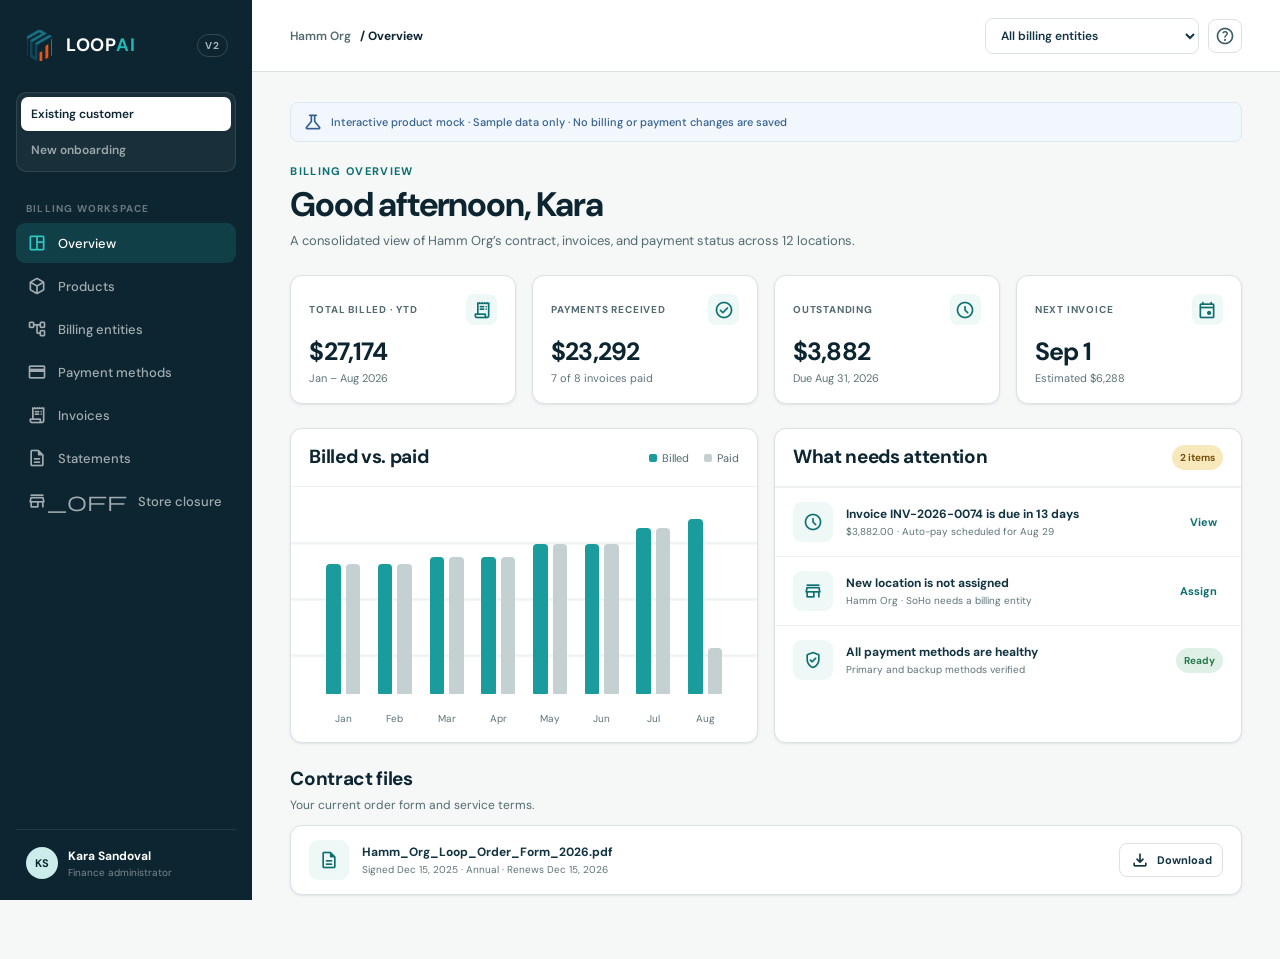
<file: v2/index.html>
<!doctype html>
<html lang="en">
  <head>
    <meta charset="UTF-8" />
    <meta name="viewport" content="width=device-width, initial-scale=1.0" />
    <meta
      name="description"
      content="Interactive Loop billing portal and onboarding concept covering products, billing entities, and payment methods."
    />
    <title>Loop · Billing experience v2</title>
    <link rel="preconnect" href="https://fonts.googleapis.com" />
    <link rel="preconnect" href="https://fonts.gstatic.com" crossorigin />
    <link
      href="https://fonts.googleapis.com/css2?family=DM+Sans:wght@400;500;600;700&family=Material+Symbols+Rounded:opsz,wght,FILL,GRAD@20..48,400,0,0"
      rel="stylesheet"
    />
    <link rel="stylesheet" href="styles.css" />
  </head>
  <body>
    <div id="app"></div>
    <div id="toast-region" class="toast-region" aria-live="polite"></div>
    <script src="app.js"></script>
  </body>
</html>
</file>
<file: v2/styles.css>
:root {
  --ink-950: #0d2530;
  --ink-900: #123440;
  --ink-800: #214751;
  --ink-700: #3d5d65;
  --ink-600: #526a70;
  --ink-500: #5d7379;
  --ink-300: #c5d0d3;
  --ink-200: #dae2e4;
  --ink-100: #edf1f2;
  --ink-50: #f6f8f8;
  --white: #ffffff;
  --teal-700: #0e6f70;
  --teal-600: #128486;
  --teal-500: #1a9b9c;
  --teal-100: #d9eeee;
  --teal-50: #eef8f7;
  --orange-600: #db5f24;
  --orange-100: #fce5d7;
  --orange-50: #fff6f0;
  --green-700: #28784d;
  --green-100: #dff1e7;
  --green-50: #f1faf5;
  --amber-700: #76500a;
  --amber-100: #f8e9bc;
  --amber-50: #fff9e9;
  --red-700: #a53c3c;
  --red-100: #f6dada;
  --red-50: #fff4f4;
  --blue-700: #355f8e;
  --blue-100: #dce9f5;
  --blue-50: #f1f7fc;
  --shadow-sm: 0 1px 2px rgba(13, 37, 48, 0.06), 0 1px 5px rgba(13, 37, 48, 0.04);
  --shadow-md: 0 10px 32px rgba(13, 37, 48, 0.1);
  --radius-sm: 8px;
  --radius: 12px;
  --radius-lg: 18px;
}

* {
  box-sizing: border-box;
}

html {
  min-width: 320px;
  background: var(--ink-50);
}

body {
  margin: 0;
  color: var(--ink-950);
  background: var(--ink-50);
  font-family: "DM Sans", system-ui, -apple-system, BlinkMacSystemFont, "Segoe UI", sans-serif;
  -webkit-font-smoothing: antialiased;
}

button,
input,
select,
textarea {
  font: inherit;
}

button,
[role="button"] {
  -webkit-tap-highlight-color: transparent;
}

button:focus-visible,
input:focus-visible,
select:focus-visible,
textarea:focus-visible,
[tabindex]:focus-visible {
  outline: 3px solid rgba(26, 155, 156, 0.28);
  outline-offset: 2px;
}

.material-symbols-rounded {
  font-size: 20px;
  line-height: 1;
  font-variation-settings: "FILL" 0, "wght" 400, "GRAD" 0, "opsz" 24;
}

.shell {
  display: grid;
  grid-template-columns: 252px minmax(0, 1fr);
  min-height: 100dvh;
}

.sidebar {
  position: sticky;
  top: 0;
  display: flex;
  flex-direction: column;
  height: 100dvh;
  padding: 24px 16px 18px;
  color: var(--white);
  background: var(--ink-950);
  overflow-y: auto;
}

.brand {
  display: flex;
  align-items: center;
  gap: 11px;
  min-height: 42px;
  padding: 0 8px;
}

.brand img {
  width: 31px;
  height: 31px;
  object-fit: contain;
}

.brand-wordmark {
  font-size: 18px;
  font-weight: 700;
  letter-spacing: 0.04em;
}

.brand-wordmark span {
  color: #22b8b6;
}

.version-tag {
  margin-left: auto;
  padding: 4px 7px;
  border: 1px solid rgba(255, 255, 255, 0.16);
  border-radius: 999px;
  color: rgba(255, 255, 255, 0.66);
  font-size: 10px;
  font-weight: 700;
  letter-spacing: 0.08em;
}

.demo-switch {
  margin: 26px 0 22px;
  padding: 4px;
  border: 1px solid rgba(255, 255, 255, 0.1);
  border-radius: 10px;
  background: rgba(255, 255, 255, 0.05);
}

.demo-switch button {
  width: 100%;
  padding: 9px 10px;
  border: 0;
  border-radius: 7px;
  color: rgba(255, 255, 255, 0.58);
  background: transparent;
  cursor: pointer;
  text-align: left;
  font-size: 12px;
  font-weight: 600;
  transition: background 140ms ease, color 140ms ease;
}

.demo-switch button + button {
  margin-top: 2px;
}

.demo-switch button.active {
  color: var(--ink-950);
  background: var(--white);
  box-shadow: var(--shadow-sm);
}

.sidebar-label {
  margin: 8px 10px 8px;
  color: rgba(255, 255, 255, 0.38);
  font-size: 10px;
  font-weight: 700;
  letter-spacing: 0.12em;
  text-transform: uppercase;
}

.side-nav {
  display: grid;
  gap: 3px;
}

.side-nav button {
  display: flex;
  align-items: center;
  gap: 11px;
  width: 100%;
  padding: 10px 11px;
  border: 0;
  border-radius: 9px;
  color: rgba(255, 255, 255, 0.62);
  background: transparent;
  cursor: pointer;
  text-align: left;
  font-size: 13px;
  font-weight: 500;
  transition: background 140ms ease, color 140ms ease;
}

.side-nav button:hover {
  color: var(--white);
  background: rgba(255, 255, 255, 0.07);
}

.side-nav button.active {
  color: var(--white);
  background: rgba(34, 184, 182, 0.18);
}

.side-nav button.active .material-symbols-rounded {
  color: #31c8c4;
}

.sidebar-footer {
  margin-top: auto;
  padding: 17px 10px 3px;
  border-top: 1px solid rgba(255, 255, 255, 0.09);
}

.admin-identity {
  display: flex;
  align-items: center;
  gap: 10px;
}

.avatar {
  display: grid;
  width: 32px;
  height: 32px;
  flex: 0 0 auto;
  place-items: center;
  border-radius: 50%;
  color: var(--ink-950);
  background: #cceceb;
  font-size: 11px;
  font-weight: 700;
}

.admin-identity strong,
.admin-identity span {
  display: block;
}

.admin-identity strong {
  font-size: 12px;
}

.admin-identity span {
  margin-top: 2px;
  color: rgba(255, 255, 255, 0.45);
  font-size: 10px;
}

.onboarding-steps {
  display: grid;
  gap: 0;
  padding: 4px 4px 0;
}

.onboarding-step {
  position: relative;
  display: grid;
  grid-template-columns: 29px 1fr;
  gap: 10px;
  min-height: 64px;
  color: rgba(255, 255, 255, 0.46);
}

.onboarding-step::after {
  position: absolute;
  top: 31px;
  bottom: 0;
  left: 14px;
  width: 1px;
  background: rgba(255, 255, 255, 0.14);
  content: "";
}

.onboarding-step:last-child::after {
  display: none;
}

.step-dot {
  z-index: 1;
  display: grid;
  width: 29px;
  height: 29px;
  place-items: center;
  border: 1px solid rgba(255, 255, 255, 0.22);
  border-radius: 50%;
  background: var(--ink-950);
  font-size: 11px;
  font-weight: 700;
}

.onboarding-step.active,
.onboarding-step.done {
  color: var(--white);
}

.onboarding-step.active .step-dot {
  border-color: #31c8c4;
  background: #31c8c4;
  color: var(--ink-950);
}

.onboarding-step.done .step-dot {
  border-color: rgba(49, 200, 196, 0.52);
  color: #31c8c4;
}

.step-copy {
  padding-top: 3px;
}

.step-copy strong,
.step-copy span {
  display: block;
}

.step-copy strong {
  font-size: 12px;
  font-weight: 600;
}

.step-copy span {
  margin-top: 3px;
  color: rgba(255, 255, 255, 0.34);
  font-size: 10px;
  line-height: 1.35;
}

.main {
  min-width: 0;
}

.topbar {
  position: sticky;
  top: 0;
  z-index: 20;
  display: flex;
  align-items: center;
  justify-content: space-between;
  min-height: 72px;
  padding: 12px clamp(20px, 3vw, 44px);
  border-bottom: 1px solid var(--ink-200);
  background: rgba(255, 255, 255, 0.94);
  backdrop-filter: blur(14px);
}

.breadcrumb {
  color: var(--ink-600);
  font-size: 12px;
  font-weight: 600;
}

.breadcrumb strong {
  margin-left: 6px;
  color: var(--ink-950);
}

.top-actions {
  display: flex;
  align-items: center;
  gap: 9px;
}

.org-select {
  padding: 8px 30px 8px 11px;
  border: 1px solid var(--ink-200);
  border-radius: var(--radius-sm);
  color: var(--ink-900);
  background: var(--white);
  font-size: 12px;
  font-weight: 600;
}

.content {
  width: min(100%, 1440px);
  margin: 0 auto;
  padding: 30px clamp(20px, 3vw, 44px) 64px;
}

.mock-note {
  display: flex;
  align-items: center;
  gap: 8px;
  margin-bottom: 22px;
  padding: 9px 12px;
  border: 1px solid var(--blue-100);
  border-radius: var(--radius-sm);
  color: var(--blue-700);
  background: var(--blue-50);
  font-size: 11px;
  font-weight: 500;
}

.page-header {
  display: flex;
  align-items: flex-start;
  justify-content: space-between;
  gap: 24px;
  margin-bottom: 24px;
}

.eyebrow {
  margin: 0 0 7px;
  color: var(--teal-700);
  font-size: 11px;
  font-weight: 700;
  letter-spacing: 0.12em;
  text-transform: uppercase;
}

h1,
h2,
h3,
p {
  margin-top: 0;
}

h1 {
  margin-bottom: 7px;
  font-size: clamp(26px, 3vw, 34px);
  line-height: 1.15;
  letter-spacing: -0.035em;
}

h2 {
  margin-bottom: 5px;
  font-size: 19px;
  line-height: 1.3;
  letter-spacing: -0.018em;
}

h3 {
  margin-bottom: 4px;
  font-size: 15px;
  line-height: 1.4;
}

.subtitle {
  max-width: 720px;
  margin-bottom: 0;
  color: var(--ink-600);
  font-size: 13px;
  line-height: 1.55;
}

.btn {
  display: inline-flex;
  align-items: center;
  justify-content: center;
  gap: 7px;
  min-height: 38px;
  padding: 8px 14px;
  border: 1px solid transparent;
  border-radius: var(--radius-sm);
  cursor: pointer;
  font-size: 12px;
  font-weight: 700;
  white-space: nowrap;
  transition: transform 100ms ease, background 140ms ease, border-color 140ms ease;
}

.btn:active {
  transform: translateY(1px);
}

.btn:disabled {
  cursor: not-allowed;
  opacity: 0.48;
}

.btn-primary {
  color: var(--white);
  background: var(--teal-700);
}

.btn-primary:hover:not(:disabled) {
  background: #095f60;
}

.btn-dark {
  color: var(--white);
  background: var(--ink-950);
}

.btn-secondary {
  border-color: var(--ink-200);
  color: var(--ink-900);
  background: var(--white);
}

.btn-secondary:hover:not(:disabled) {
  border-color: var(--ink-300);
  background: var(--ink-50);
}

.btn-quiet {
  color: var(--teal-700);
  background: transparent;
}

.btn-danger-soft {
  border-color: var(--red-100);
  color: var(--red-700);
  background: var(--red-50);
}

.btn-sm {
  min-height: 32px;
  padding: 6px 10px;
  font-size: 11px;
}

.icon-btn {
  display: grid;
  width: 34px;
  height: 34px;
  place-items: center;
  border: 1px solid var(--ink-200);
  border-radius: var(--radius-sm);
  color: var(--ink-700);
  background: var(--white);
  cursor: pointer;
}

.grid {
  display: grid;
  gap: 16px;
}

.grid-4 {
  grid-template-columns: repeat(4, minmax(0, 1fr));
}

.grid-3 {
  grid-template-columns: repeat(3, minmax(0, 1fr));
}

.grid-2 {
  grid-template-columns: repeat(2, minmax(0, 1fr));
}

.metric-card,
.card {
  border: 1px solid var(--ink-200);
  border-radius: var(--radius);
  background: var(--white);
  box-shadow: var(--shadow-sm);
}

.metric-card {
  min-height: 126px;
  padding: 18px;
}

.metric-top {
  display: flex;
  align-items: center;
  justify-content: space-between;
  gap: 10px;
}

.metric-label {
  color: var(--ink-600);
  font-size: 10px;
  font-weight: 700;
  letter-spacing: 0.08em;
  text-transform: uppercase;
}

.metric-icon {
  display: grid;
  width: 31px;
  height: 31px;
  place-items: center;
  border-radius: 8px;
  color: var(--teal-700);
  background: var(--teal-50);
}

.metric-value {
  margin-top: 10px;
  font-size: 25px;
  font-weight: 700;
  letter-spacing: -0.035em;
}

.metric-foot {
  margin-top: 3px;
  color: var(--ink-500);
  font-size: 11px;
}

.section {
  margin-top: 24px;
}

.section-heading {
  display: flex;
  align-items: flex-end;
  justify-content: space-between;
  gap: 16px;
  margin-bottom: 12px;
}

.section-heading p {
  margin-bottom: 0;
  color: var(--ink-600);
  font-size: 12px;
}

.card {
  overflow: hidden;
}

.card-pad {
  padding: 20px;
}

.card-header {
  display: flex;
  align-items: center;
  justify-content: space-between;
  gap: 16px;
  min-height: 58px;
  padding: 14px 18px;
  border-bottom: 1px solid var(--ink-100);
}

.card-header h2,
.card-header h3,
.card-header p {
  margin-bottom: 0;
}

.chart {
  display: grid;
  grid-template-columns: repeat(8, 1fr);
  align-items: end;
  height: 225px;
  padding: 24px 26px 18px;
  background:
    linear-gradient(to bottom, transparent 24%, var(--ink-100) 25%, transparent 26%, transparent 49%, var(--ink-100) 50%, transparent 51%, transparent 74%, var(--ink-100) 75%, transparent 76%);
}

.chart-group {
  display: flex;
  align-items: flex-end;
  justify-content: center;
  gap: 5px;
  height: 100%;
}

.bar {
  width: min(16px, 28%);
  min-height: 8px;
  border-radius: 4px 4px 1px 1px;
  background: var(--teal-500);
}

.bar.secondary {
  background: var(--ink-300);
}

.chart-labels {
  display: grid;
  grid-template-columns: repeat(8, 1fr);
  padding: 0 26px 17px;
  color: var(--ink-500);
  text-align: center;
  font-size: 10px;
}

.legend {
  display: flex;
  align-items: center;
  gap: 15px;
  color: var(--ink-600);
  font-size: 11px;
}

.legend span {
  display: inline-flex;
  align-items: center;
  gap: 5px;
}

.legend i {
  width: 8px;
  height: 8px;
  border-radius: 2px;
  background: var(--teal-500);
}

.legend span + span i {
  background: var(--ink-300);
}

.contract-row,
.list-row {
  display: flex;
  align-items: center;
  gap: 13px;
  padding: 14px 18px;
  border-top: 1px solid var(--ink-100);
}

.contract-row:first-child,
.list-row:first-child {
  border-top: 0;
}

.file-icon,
.method-logo {
  display: grid;
  width: 40px;
  height: 40px;
  flex: 0 0 auto;
  place-items: center;
  border-radius: 9px;
  color: var(--teal-700);
  background: var(--teal-50);
  font-weight: 700;
}

.row-main {
  min-width: 0;
  flex: 1;
}

.row-main strong,
.row-main span {
  display: block;
}

.row-main strong {
  overflow: hidden;
  color: var(--ink-900);
  font-size: 12px;
  text-overflow: ellipsis;
  white-space: nowrap;
}

.row-main span {
  margin-top: 3px;
  color: var(--ink-500);
  font-size: 10px;
}

.pill,
.tag {
  display: inline-flex;
  align-items: center;
  gap: 5px;
  border-radius: 999px;
  font-size: 10px;
  font-weight: 700;
  white-space: nowrap;
}

.pill {
  min-height: 25px;
  padding: 4px 8px;
}

.tag {
  min-height: 22px;
  padding: 3px 7px;
  border: 1px solid var(--ink-200);
  color: var(--ink-700);
  background: var(--white);
}

.pill-green {
  color: var(--green-700);
  background: var(--green-100);
}

.pill-teal {
  color: var(--teal-700);
  background: var(--teal-100);
}

.pill-amber {
  color: var(--amber-700);
  background: var(--amber-100);
}

.pill-blue {
  color: var(--blue-700);
  background: var(--blue-100);
}

.product-card {
  position: relative;
  display: flex;
  flex-direction: column;
  min-height: 240px;
  padding: 19px;
  border: 1px solid var(--ink-200);
  border-radius: var(--radius);
  background: var(--white);
  box-shadow: var(--shadow-sm);
}

.product-card.active-product {
  border-top: 3px solid var(--teal-500);
  padding-top: 17px;
}

.product-card.addon-product {
  border-top: 3px solid var(--orange-600);
  padding-top: 17px;
}

.product-top {
  display: flex;
  align-items: flex-start;
  justify-content: space-between;
  gap: 12px;
}

.sku-code {
  display: block;
  margin-top: 4px;
  color: var(--ink-500);
  font-family: ui-monospace, SFMono-Regular, Menlo, monospace;
  font-size: 10px;
}

.price {
  margin: 17px 0 10px;
  font-size: 22px;
  font-weight: 700;
  letter-spacing: -0.03em;
}

.price small {
  color: var(--ink-500);
  font-size: 10px;
  font-weight: 500;
}

.product-description {
  margin-bottom: 17px;
  color: var(--ink-600);
  font-size: 11px;
  line-height: 1.55;
}

.product-card .btn {
  margin-top: auto;
  align-self: flex-start;
}

.myloop-heading {
  display: flex;
  align-items: flex-end;
  justify-content: space-between;
  gap: 24px;
  margin-bottom: 22px;
}

.myloop-title {
  display: flex;
  align-items: center;
  gap: 12px;
}

.myloop-title h1 {
  margin-bottom: 7px;
}

.myloop-title .pill .material-symbols-rounded {
  font-size: 14px;
}

.myloop-grid {
  display: grid;
  grid-template-columns: repeat(3, minmax(0, 1fr));
  gap: 18px;
}

.myloop-card {
  position: relative;
  min-width: 0;
  overflow: hidden;
  border: 1px solid var(--ink-200);
  border-radius: var(--radius-lg);
  background: var(--white);
  box-shadow: var(--shadow-sm);
  transition: border-color 160ms ease, box-shadow 160ms ease, transform 160ms ease;
}

.myloop-card:hover {
  transform: translateY(-2px);
  box-shadow: var(--shadow-md);
}

.myloop-card.explore {
  border-color: #efb58d;
  background: linear-gradient(160deg, #fffaf5 0%, #fff5ed 45%, #feeee2 100%);
}

.myloop-card.explore:hover {
  border-color: var(--orange-600);
  box-shadow: 0 12px 34px rgba(219, 95, 36, 0.16);
}

.myloop-banner {
  display: flex;
  align-items: flex-start;
  gap: 12px;
  min-height: 74px;
  padding: 17px 18px 15px;
  color: var(--white);
  background: #172532;
}

.myloop-card.explore .myloop-banner {
  background: linear-gradient(135deg, #1c2b3b 0%, #35445a 100%);
}

.myloop-icon {
  display: grid;
  width: 38px;
  height: 38px;
  flex: 0 0 auto;
  place-items: center;
  border-radius: 10px;
  color: #30c7c2;
  background: rgba(26, 155, 156, 0.2);
}

.myloop-card.explore .myloop-icon {
  color: #ff8d4c;
  background: rgba(255, 140, 66, 0.2);
}

.myloop-banner-copy {
  min-width: 0;
  flex: 1;
}

.myloop-banner-copy h2 {
  overflow: hidden;
  margin: 1px 0 2px;
  color: var(--white);
  font-size: 15px;
  text-overflow: ellipsis;
  white-space: nowrap;
}

.myloop-banner-copy span {
  display: block;
  overflow: hidden;
  color: rgba(255, 255, 255, 0.57);
  font-family: ui-monospace, SFMono-Regular, Menlo, monospace;
  font-size: 9px;
  text-overflow: ellipsis;
  white-space: nowrap;
}

.myloop-status {
  flex: 0 0 auto;
  margin-top: 2px;
  padding: 4px 9px;
  border-radius: 999px;
  color: #2ed0c8;
  background: rgba(26, 155, 156, 0.2);
  font-size: 9px;
  font-weight: 700;
  letter-spacing: 0.06em;
  text-transform: uppercase;
}

.myloop-card.explore .myloop-status {
  color: #ff8d4c;
  background: rgba(255, 140, 66, 0.2);
}

.myloop-active-body {
  min-height: 165px;
  padding: 17px 18px 18px;
}

.myloop-pricing {
  display: flex;
  align-items: baseline;
  justify-content: space-between;
  gap: 12px;
}

.myloop-pricing > span {
  color: var(--ink-600);
  font-size: 11px;
}

.myloop-pricing strong {
  color: var(--teal-700);
  font-size: 21px;
  letter-spacing: -0.025em;
}

.myloop-pricing small {
  margin-left: 2px;
  color: var(--ink-500);
  font-size: 10px;
  font-weight: 500;
}

.myloop-active-body p {
  min-height: 34px;
  margin: 14px 0 16px;
  color: var(--ink-600);
  font-size: 11px;
  line-height: 1.5;
}

.myloop-tagline {
  min-height: 61px;
  margin: 0;
  padding: 13px 18px 11px;
  color: var(--ink-600);
  font-size: 11px;
  line-height: 1.5;
}

.myloop-proof {
  display: flex;
  align-items: center;
  gap: 8px;
  min-height: 46px;
  padding: 10px 18px;
  border-top: 1px solid rgba(219, 95, 36, 0.15);
  color: #9c3c13;
  background: linear-gradient(90deg, #fff4df, #ffead1);
  font-size: 10px;
  line-height: 1.35;
}

.myloop-proof .material-symbols-rounded {
  color: #e86825;
  font-size: 16px;
}

.myloop-actions {
  display: grid;
  gap: 7px;
  padding: 13px 18px 18px;
}

.myloop-action {
  display: flex;
  align-items: center;
  gap: 9px;
  width: 100%;
  min-height: 34px;
  padding: 7px 11px;
  border: 0;
  border-radius: var(--radius-sm);
  cursor: pointer;
  font-size: 11px;
  font-weight: 600;
  text-align: left;
  transition: background 140ms ease, transform 100ms ease;
}

.myloop-action:active {
  transform: translateY(1px);
}

.myloop-action .material-symbols-rounded {
  font-size: 17px;
}

.myloop-action.overview {
  color: #6531b6;
  background: #f0e7f2;
}

.myloop-action.help {
  color: #a33b13;
  background: #ffeadc;
}

.myloop-action.enable {
  justify-content: center;
  color: var(--white);
  background: linear-gradient(135deg, #f2732c, #dc5416);
  box-shadow: 0 3px 9px rgba(219, 95, 36, 0.22);
}

.myloop-action.share {
  justify-content: center;
  border: 1px solid #e8c6ae;
  color: var(--ink-600);
  background: rgba(255, 255, 255, 0.45);
}

.catalog-table-wrap,
.table-wrap {
  overflow-x: auto;
}

table {
  width: 100%;
  border-collapse: collapse;
}

th,
td {
  padding: 12px 15px;
  border-bottom: 1px solid var(--ink-100);
  color: var(--ink-700);
  text-align: left;
  font-size: 11px;
  vertical-align: middle;
}

th {
  color: var(--ink-500);
  background: var(--ink-50);
  font-size: 9px;
  font-weight: 700;
  letter-spacing: 0.08em;
  text-transform: uppercase;
  white-space: nowrap;
}

tr:last-child td {
  border-bottom: 0;
}

td strong {
  color: var(--ink-900);
}

.table-action {
  border: 0;
  color: var(--teal-700);
  background: transparent;
  cursor: pointer;
  font-size: 11px;
  font-weight: 700;
}

.entity-card {
  padding: 18px;
  border: 1px solid var(--ink-200);
  border-radius: var(--radius);
  background: var(--white);
  box-shadow: var(--shadow-sm);
}

.entity-top,
.method-top {
  display: flex;
  align-items: flex-start;
  justify-content: space-between;
  gap: 12px;
}

.entity-meta {
  display: grid;
  grid-template-columns: repeat(2, minmax(0, 1fr));
  gap: 12px;
  margin-top: 18px;
  padding-top: 15px;
  border-top: 1px solid var(--ink-100);
}

.meta-item span,
.meta-item strong {
  display: block;
}

.meta-item span {
  color: var(--ink-500);
  font-size: 9px;
  font-weight: 700;
  letter-spacing: 0.06em;
  text-transform: uppercase;
}

.meta-item strong {
  margin-top: 5px;
  color: var(--ink-800);
  font-size: 11px;
  font-weight: 600;
}

.notice {
  display: flex;
  align-items: flex-start;
  gap: 10px;
  padding: 12px 14px;
  border: 1px solid var(--ink-200);
  border-radius: var(--radius-sm);
  color: var(--ink-700);
  background: var(--white);
  font-size: 11px;
  line-height: 1.5;
}

.notice.info {
  border-color: var(--blue-100);
  color: var(--blue-700);
  background: var(--blue-50);
}

.notice.warning {
  border-color: var(--amber-100);
  color: var(--amber-700);
  background: var(--amber-50);
}

.notice.success {
  border-color: var(--green-100);
  color: var(--green-700);
  background: var(--green-50);
}

.notice strong {
  color: inherit;
}

.method-card {
  padding: 18px;
  border: 1px solid var(--ink-200);
  border-radius: var(--radius);
  background: var(--white);
  box-shadow: var(--shadow-sm);
}

.method-logo {
  color: var(--ink-900);
  background: var(--ink-100);
  font-size: 11px;
}

.method-summary {
  display: flex;
  align-items: center;
  gap: 11px;
}

.coverage {
  margin-top: 17px;
  padding-top: 15px;
  border-top: 1px solid var(--ink-100);
}

.coverage > span {
  display: block;
  margin-bottom: 8px;
  color: var(--ink-500);
  font-size: 9px;
  font-weight: 700;
  letter-spacing: 0.06em;
  text-transform: uppercase;
}

.coverage-tags {
  display: flex;
  flex-wrap: wrap;
  gap: 6px;
}

.choice-grid {
  display: grid;
  grid-template-columns: repeat(3, minmax(0, 1fr));
  gap: 13px;
}

.choice-card {
  min-height: 174px;
  padding: 17px;
  border: 1px solid var(--ink-200);
  border-radius: var(--radius);
  color: var(--ink-800);
  background: var(--white);
  cursor: pointer;
  text-align: left;
  transition: border-color 140ms ease, box-shadow 140ms ease, transform 100ms ease;
}

.choice-card:hover {
  border-color: var(--teal-500);
}

.choice-card:active {
  transform: translateY(1px);
}

.choice-card.selected {
  border: 2px solid var(--teal-600);
  padding: 16px;
  box-shadow: 0 0 0 3px rgba(26, 155, 156, 0.08);
}

.choice-icon {
  display: grid;
  width: 38px;
  height: 38px;
  margin-bottom: 16px;
  place-items: center;
  border-radius: 10px;
  color: var(--teal-700);
  background: var(--teal-50);
}

.choice-card h3 {
  color: var(--ink-950);
}

.choice-card p {
  margin-bottom: 0;
  color: var(--ink-600);
  font-size: 11px;
  line-height: 1.5;
}

.wizard-shell {
  max-width: 1060px;
  margin: 0 auto;
}

.wizard-panel {
  min-height: 540px;
  padding: clamp(22px, 4vw, 36px);
  border: 1px solid var(--ink-200);
  border-radius: var(--radius-lg);
  background: var(--white);
  box-shadow: var(--shadow-sm);
}

.wizard-footer {
  display: flex;
  align-items: center;
  justify-content: space-between;
  gap: 15px;
  margin-top: 17px;
  padding: 15px 2px;
}

.progress-copy {
  color: var(--ink-500);
  font-size: 11px;
}

.actions {
  display: flex;
  align-items: center;
  gap: 8px;
}

.contract-summary {
  display: grid;
  grid-template-columns: 1.2fr 0.8fr;
  gap: 16px;
}

.plan-hero {
  min-height: 270px;
  padding: 25px;
  border-radius: var(--radius);
  color: var(--white);
  background: var(--ink-950);
}

.plan-hero .eyebrow {
  color: #7bd6d2;
}

.plan-hero h2 {
  font-size: 26px;
}

.plan-hero p {
  color: rgba(255, 255, 255, 0.64);
  font-size: 12px;
  line-height: 1.55;
}

.hero-price {
  margin-top: 29px;
  font-size: 30px;
  font-weight: 700;
  letter-spacing: -0.03em;
}

.hero-price span {
  color: rgba(255, 255, 255, 0.48);
  font-size: 11px;
  font-weight: 500;
}

.included-list {
  display: grid;
  gap: 9px;
  margin-top: 20px;
}

.included-item {
  display: flex;
  align-items: center;
  gap: 8px;
  color: rgba(255, 255, 255, 0.82);
  font-size: 11px;
}

.included-item .material-symbols-rounded {
  color: #5fd4cd;
  font-size: 16px;
}

.summary-stack {
  display: grid;
  gap: 12px;
}

.summary-tile {
  padding: 17px;
  border: 1px solid var(--ink-200);
  border-radius: var(--radius);
  background: var(--white);
}

.summary-tile span,
.summary-tile strong {
  display: block;
}

.summary-tile span {
  color: var(--ink-500);
  font-size: 9px;
  font-weight: 700;
  letter-spacing: 0.08em;
  text-transform: uppercase;
}

.summary-tile strong {
  margin-top: 7px;
  font-size: 15px;
}

.summary-tile small {
  display: block;
  margin-top: 4px;
  color: var(--ink-500);
  font-size: 10px;
}

.bulk-callout {
  display: flex;
  align-items: center;
  gap: 14px;
  margin: 20px 0;
  padding: 15px;
  border: 1px dashed var(--teal-500);
  border-radius: var(--radius);
  background: var(--teal-50);
}

.bulk-callout .choice-icon {
  margin: 0;
  background: var(--white);
}

.bulk-callout .row-main span {
  white-space: normal;
  line-height: 1.4;
}

.preview-grid {
  display: grid;
  grid-template-columns: 0.85fr 1.15fr;
  gap: 17px;
  margin-top: 19px;
}

.location-list,
.group-list {
  border: 1px solid var(--ink-200);
  border-radius: var(--radius);
  overflow: hidden;
}

.compact-heading {
  display: flex;
  align-items: center;
  justify-content: space-between;
  padding: 12px 14px;
  border-bottom: 1px solid var(--ink-100);
  background: var(--ink-50);
}

.compact-heading strong {
  font-size: 11px;
}

.compact-heading span {
  color: var(--ink-500);
  font-size: 10px;
}

.location-item {
  display: flex;
  align-items: center;
  gap: 9px;
  padding: 9px 13px;
  border-top: 1px solid var(--ink-100);
  color: var(--ink-700);
  font-size: 11px;
}

.location-item:first-child {
  border-top: 0;
}

.location-item .material-symbols-rounded {
  color: var(--ink-500);
  font-size: 16px;
}

.location-item .tag {
  margin-left: auto;
}

.group-row {
  padding: 13px 14px;
  border-top: 1px solid var(--ink-100);
}

.group-row:first-child {
  border-top: 0;
}

.group-row-top {
  display: flex;
  align-items: center;
  justify-content: space-between;
  gap: 12px;
}

.group-row strong {
  font-size: 11px;
}

.group-row p {
  margin: 5px 0 0;
  color: var(--ink-500);
  font-size: 10px;
  line-height: 1.4;
}

.radio-list {
  display: grid;
  gap: 10px;
}

.radio-card {
  display: grid;
  grid-template-columns: 20px 1fr auto;
  align-items: center;
  gap: 11px;
  padding: 13px 14px;
  border: 1px solid var(--ink-200);
  border-radius: var(--radius-sm);
  cursor: pointer;
}

.radio-card.selected {
  border-color: var(--teal-500);
  background: var(--teal-50);
}

.radio-card input {
  accent-color: var(--teal-700);
}

.radio-copy strong,
.radio-copy span {
  display: block;
}

.radio-copy strong {
  font-size: 12px;
}

.radio-copy span {
  margin-top: 3px;
  color: var(--ink-500);
  font-size: 10px;
}

.payment-entry {
  display: grid;
  grid-template-columns: 1fr 1fr;
  gap: 15px;
  margin-top: 18px;
}

.payment-form-mock {
  padding: 18px;
  border: 1px solid var(--ink-200);
  border-radius: var(--radius);
  background: var(--ink-50);
}

.field {
  display: grid;
  gap: 6px;
  margin-bottom: 13px;
}

.field:last-child {
  margin-bottom: 0;
}

.field label {
  color: var(--ink-700);
  font-size: 10px;
  font-weight: 700;
}

.field input,
.field select,
.field textarea {
  width: 100%;
  min-height: 39px;
  padding: 8px 10px;
  border: 1px solid var(--ink-300);
  border-radius: var(--radius-sm);
  color: var(--ink-900);
  background: var(--white);
  font-size: 12px;
}

.field textarea {
  min-height: 80px;
  resize: vertical;
}

.field small {
  color: var(--ink-500);
  font-size: 9px;
  line-height: 1.4;
}

.field-row {
  display: grid;
  grid-template-columns: repeat(2, minmax(0, 1fr));
  gap: 11px;
}

.review-section {
  padding: 17px 0;
  border-top: 1px solid var(--ink-100);
}

.review-section:first-of-type {
  border-top: 0;
}

.review-title {
  display: flex;
  align-items: center;
  justify-content: space-between;
  gap: 12px;
  margin-bottom: 12px;
}

.review-title h3 {
  margin-bottom: 0;
}

.review-lines {
  display: grid;
  gap: 8px;
}

.review-line {
  display: flex;
  justify-content: space-between;
  gap: 24px;
  color: var(--ink-600);
  font-size: 11px;
}

.review-line strong {
  color: var(--ink-900);
  text-align: right;
}

.complete-state {
  display: grid;
  min-height: 470px;
  place-items: center;
  text-align: center;
}

.complete-state-inner {
  max-width: 520px;
}

.success-mark {
  display: grid;
  width: 64px;
  height: 64px;
  margin: 0 auto 19px;
  place-items: center;
  border-radius: 50%;
  color: var(--green-700);
  background: var(--green-100);
}

.success-mark .material-symbols-rounded {
  font-size: 32px;
  font-variation-settings: "FILL" 1, "wght" 500, "GRAD" 0, "opsz" 32;
}

.complete-state p {
  color: var(--ink-600);
  font-size: 12px;
  line-height: 1.6;
}

.modal-backdrop {
  position: fixed;
  inset: 0;
  z-index: 100;
  display: grid;
  place-items: center;
  padding: 20px;
  background: rgba(6, 25, 33, 0.52);
  animation: fade-in 140ms ease;
}

.modal {
  width: min(620px, 100%);
  max-height: min(760px, calc(100dvh - 40px));
  overflow: auto;
  border-radius: var(--radius-lg);
  background: var(--white);
  box-shadow: var(--shadow-md);
  animation: modal-in 160ms ease;
}

.modal.wide {
  width: min(850px, 100%);
}

.modal-head,
.modal-foot {
  display: flex;
  align-items: center;
  justify-content: space-between;
  gap: 15px;
  padding: 17px 20px;
}

.modal-head {
  border-bottom: 1px solid var(--ink-100);
}

.modal-head h2,
.modal-head p {
  margin-bottom: 0;
}

.modal-head p {
  margin-top: 3px;
  color: var(--ink-500);
  font-size: 10px;
}

.modal-body {
  padding: 20px;
}

.modal-foot {
  border-top: 1px solid var(--ink-100);
}

.close-btn {
  display: grid;
  width: 32px;
  height: 32px;
  flex: 0 0 auto;
  place-items: center;
  border: 0;
  border-radius: var(--radius-sm);
  color: var(--ink-600);
  background: var(--ink-50);
  cursor: pointer;
}

.drop-zone {
  display: grid;
  min-height: 160px;
  place-items: center;
  padding: 24px;
  border: 1px dashed var(--ink-300);
  border-radius: var(--radius);
  color: var(--ink-600);
  background: var(--ink-50);
  text-align: center;
}

.drop-zone .material-symbols-rounded {
  margin-bottom: 10px;
  color: var(--teal-700);
  font-size: 34px;
}

.drop-zone strong,
.drop-zone span {
  display: block;
}

.drop-zone strong {
  color: var(--ink-900);
  font-size: 12px;
}

.drop-zone span {
  max-width: 390px;
  margin-top: 5px;
  font-size: 10px;
  line-height: 1.45;
}

.upload-steps {
  display: grid;
  grid-template-columns: repeat(3, 1fr);
  gap: 8px;
  margin-bottom: 17px;
}

.upload-step {
  padding: 9px 10px;
  border-radius: var(--radius-sm);
  color: var(--ink-500);
  background: var(--ink-50);
  font-size: 10px;
  font-weight: 700;
  text-align: center;
}

.upload-step.active {
  color: var(--teal-700);
  background: var(--teal-100);
}

.csv-preview {
  margin-top: 16px;
  border: 1px solid var(--ink-200);
  border-radius: var(--radius-sm);
  overflow: hidden;
}

.toast-region {
  position: fixed;
  right: 20px;
  bottom: 20px;
  z-index: 200;
  display: grid;
  gap: 8px;
}

.toast {
  display: flex;
  align-items: center;
  gap: 9px;
  min-width: 270px;
  max-width: 420px;
  padding: 12px 14px;
  border: 1px solid var(--ink-200);
  border-radius: var(--radius-sm);
  color: var(--ink-800);
  background: var(--white);
  box-shadow: var(--shadow-md);
  font-size: 11px;
  font-weight: 600;
  animation: toast-in 180ms ease;
}

.toast .material-symbols-rounded {
  color: var(--green-700);
}

.search-row {
  display: flex;
  align-items: center;
  gap: 10px;
  margin-bottom: 13px;
}

.search-box {
  position: relative;
  flex: 1;
}

.search-box .material-symbols-rounded {
  position: absolute;
  top: 50%;
  left: 10px;
  color: var(--ink-500);
  font-size: 17px;
  transform: translateY(-50%);
}

.search-box input {
  width: 100%;
  min-height: 38px;
  padding: 8px 10px 8px 35px;
  border: 1px solid var(--ink-200);
  border-radius: var(--radius-sm);
  background: var(--white);
  font-size: 11px;
}

.legacy-map {
  display: grid;
  grid-template-columns: 1fr auto 1fr;
  align-items: center;
  gap: 12px;
  padding: 11px 14px;
  border-top: 1px solid var(--ink-100);
  font-size: 11px;
}

.legacy-map:first-child {
  border-top: 0;
}

.legacy-map .material-symbols-rounded {
  color: var(--ink-400, #a8b7bb);
  font-size: 17px;
}

.legacy-map strong {
  color: var(--ink-800);
}

.empty-state {
  padding: 50px 20px;
  color: var(--ink-500);
  text-align: center;
  font-size: 12px;
}

.store-closure {
  display: grid;
  grid-template-columns: minmax(0, 1fr) 360px;
  gap: 18px;
}

.info-list {
  display: grid;
  gap: 13px;
  padding: 18px;
}

.info-list-item {
  display: grid;
  grid-template-columns: 31px 1fr;
  gap: 10px;
}

.info-list-item .material-symbols-rounded {
  display: grid;
  width: 31px;
  height: 31px;
  place-items: center;
  border-radius: 8px;
  color: var(--teal-700);
  background: var(--teal-50);
  font-size: 17px;
}

.info-list-item strong,
.info-list-item span {
  display: block;
}

.info-list-item strong {
  color: var(--ink-800);
  font-size: 11px;
}

.info-list-item span {
  margin-top: 3px;
  color: var(--ink-500);
  font-size: 10px;
  line-height: 1.4;
}

.mobile-menu {
  display: none;
}

@keyframes fade-in {
  from { opacity: 0; }
  to { opacity: 1; }
}

@keyframes modal-in {
  from { opacity: 0; transform: translateY(8px) scale(0.99); }
  to { opacity: 1; transform: translateY(0) scale(1); }
}

@keyframes toast-in {
  from { opacity: 0; transform: translateY(6px); }
  to { opacity: 1; transform: translateY(0); }
}

@media (max-width: 1120px) {
  .grid-4 {
    grid-template-columns: repeat(2, minmax(0, 1fr));
  }

  .grid-3,
  .choice-grid {
    grid-template-columns: repeat(2, minmax(0, 1fr));
  }

  .myloop-grid {
    grid-template-columns: repeat(2, minmax(0, 1fr));
  }

  .contract-summary,
  .preview-grid,
  .payment-entry,
  .store-closure {
    grid-template-columns: 1fr;
  }
}

@media (max-width: 760px) {
  .shell {
    display: block;
  }

  .sidebar {
    position: fixed;
    inset: 0 auto 0 0;
    z-index: 80;
    width: min(290px, calc(100vw - 42px));
    transform: translateX(-105%);
    transition: transform 180ms ease;
  }

  .sidebar.open {
    transform: translateX(0);
    box-shadow: var(--shadow-md);
  }

  .topbar {
    min-height: 62px;
    padding: 10px 15px;
  }

  .mobile-menu {
    display: grid;
  }

  .breadcrumb {
    display: none;
  }

  .content {
    padding: 20px 15px 48px;
  }

  .page-header {
    display: grid;
  }

  .myloop-heading {
    align-items: stretch;
    flex-direction: column;
  }

  .myloop-heading > .btn {
    width: 100%;
  }

  .myloop-grid {
    grid-template-columns: 1fr;
  }

  .page-header .actions {
    width: 100%;
  }

  .page-header .actions .btn {
    flex: 1;
  }

  .grid-4,
  .grid-3,
  .grid-2,
  .choice-grid,
  .contract-summary,
  .field-row {
    grid-template-columns: 1fr;
  }

  .wizard-panel {
    min-height: 0;
    padding: 20px 16px;
    border-radius: var(--radius);
  }

  .wizard-footer {
    align-items: stretch;
    flex-direction: column;
  }

  .wizard-footer .actions {
    display: grid;
    grid-template-columns: 1fr 1fr;
  }

  .upload-steps {
    grid-template-columns: 1fr;
  }

  .modal-backdrop {
    align-items: end;
    padding: 0;
  }

  .modal,
  .modal.wide {
    width: 100%;
    max-height: 92dvh;
    border-radius: var(--radius-lg) var(--radius-lg) 0 0;
  }

  .legacy-map {
    grid-template-columns: 1fr;
  }

  .legacy-map .material-symbols-rounded {
    transform: rotate(90deg);
  }

  .toast-region {
    right: 12px;
    bottom: 12px;
    left: 12px;
  }

  .toast {
    min-width: 0;
    width: 100%;
  }
}

@media (prefers-reduced-motion: reduce) {
  *,
  *::before,
  *::after {
    scroll-behavior: auto !important;
    animation-duration: 0.01ms !important;
    animation-iteration-count: 1 !important;
    transition-duration: 0.01ms !important;
  }
}
</file>
